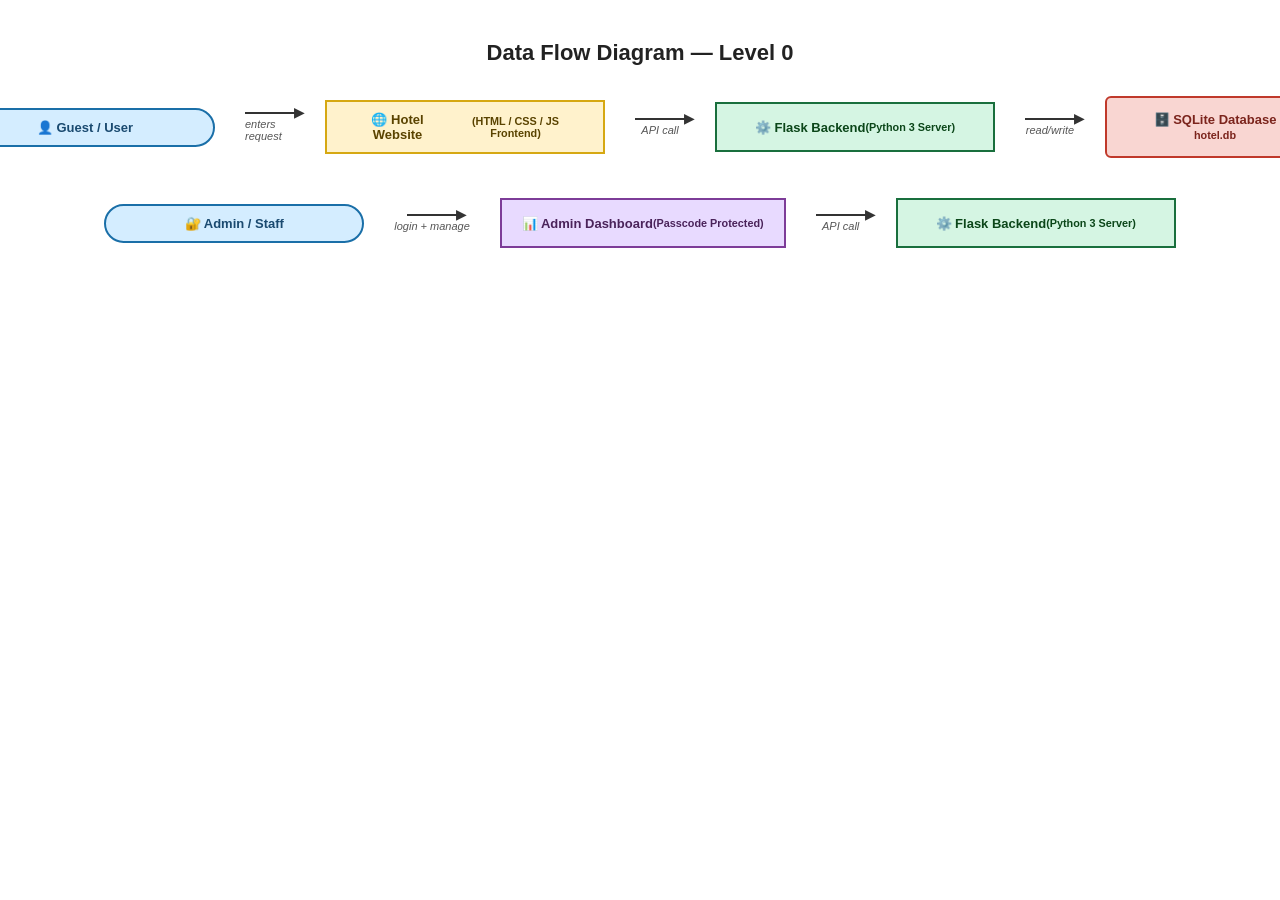
<file: dfd.html>
<!DOCTYPE html>
<html lang="en">
<head>
<meta charset="UTF-8">
<title>DFD</title>
<style>
  * { margin: 0; padding: 0; box-sizing: border-box; }
  body { background: white; font-family: Arial, sans-serif; padding: 40px; }
  h2 { text-align: center; margin-bottom: 30px; font-size: 22px; color: #222; }
  
  .dfd-container {
    display: flex; flex-direction: column; align-items: center; gap: 0;
  }
  .node {
    display: flex; align-items: center; justify-content: center;
    text-align: center; font-size: 13px; font-weight: bold;
    border: 2px solid #333; padding: 10px 20px;
  }
  .oval { border-radius: 50px; background: #d4edff; border-color: #1a6fa8; color: #1a4a70; min-width: 260px; }
  .rect { background: #fff2cc; border-color: #d6a812; color: #5a4300; min-width: 280px; min-height: 50px; }
  .rect2 { background: #d5f5e3; border-color: #196f3d; color: #0b4619; min-width: 280px; min-height: 50px; }
  .diamond-wrap { display: flex; justify-content: center; align-items: center; height: 80px; }
  .diamond {
    width: 200px; height: 70px; background: #fde8d8; border: 2px solid #c0392b;
    transform: rotate(0deg); display:flex; justify-content:center; align-items:center;
    clip-path: polygon(50% 0%, 100% 50%, 50% 100%, 0% 50%);
    color:#7b241c; font-weight:bold; font-size:12px; text-align:center;
  }
  .arrow {
    width: 2px; height: 36px; background: #333;
    position: relative; display: flex; justify-content: center;
  }
  .arrow::after {
    content: '▼'; position: absolute; bottom: -10px;
    color: #333; font-size: 14px; left: -5px;
  }
  .row { display: flex; align-items: center; gap: 30px; }
  .h-arrow { width: 50px; height: 2px; background: #333; position: relative; }
  .h-arrow::after { content: '▶'; position: absolute; right: -10px; top: -8px; color: #333; font-size:14px; }
  .label { font-size:11px; color:#555; font-style:italic; }
  .db {
    background: #f9d6d2; border: 2px solid #c0392b; color: #7b241c;
    min-width: 220px; padding: 14px 20px; font-weight: bold; font-size: 13px;
    border-radius: 6px; text-align: center;
  }
</style>
</head>
<body>
<h2>Data Flow Diagram — Level 0</h2>
<div class="dfd-container">

  <div class="row">
    <div class="node oval">👤 Guest / User</div>
    <div style="display:flex;flex-direction:column;align-items:center;gap:4px">
      <div class="h-arrow"></div>
      <span class="label">enters request</span>
    </div>
    <div class="node rect">🌐 Hotel Website<br><small>(HTML / CSS / JS Frontend)</small></div>
    <div style="display:flex;flex-direction:column;align-items:center;gap:4px">
      <div class="h-arrow"></div>
      <span class="label">API call</span>
    </div>
    <div class="node rect2">⚙️ Flask Backend<br><small>(Python 3 Server)</small></div>
    <div style="display:flex;flex-direction:column;align-items:center;gap:4px">
      <div class="h-arrow"></div>
      <span class="label">read/write</span>
    </div>
    <div class="db">🗄️ SQLite Database<br><small>hotel.db</small></div>
  </div>

  <div style="height:40px"></div>

  <div class="row">
    <div class="node oval">🔐 Admin / Staff</div>
    <div style="display:flex;flex-direction:column;align-items:center;gap:4px">
      <div class="h-arrow"></div>
      <span class="label">login + manage</span>
    </div>
    <div class="node rect" style="background:#e8daff;border-color:#7d3c98;color:#4a235a;">📊 Admin Dashboard<br><small>(Passcode Protected)</small></div>
    <div style="display:flex;flex-direction:column;align-items:center;gap:4px">
      <div class="h-arrow"></div>
      <span class="label">API call</span>
    </div>
    <div class="node rect2">⚙️ Flask Backend<br><small>(Python 3 Server)</small></div>
  </div>

</div>
</body>
</html>
</file>
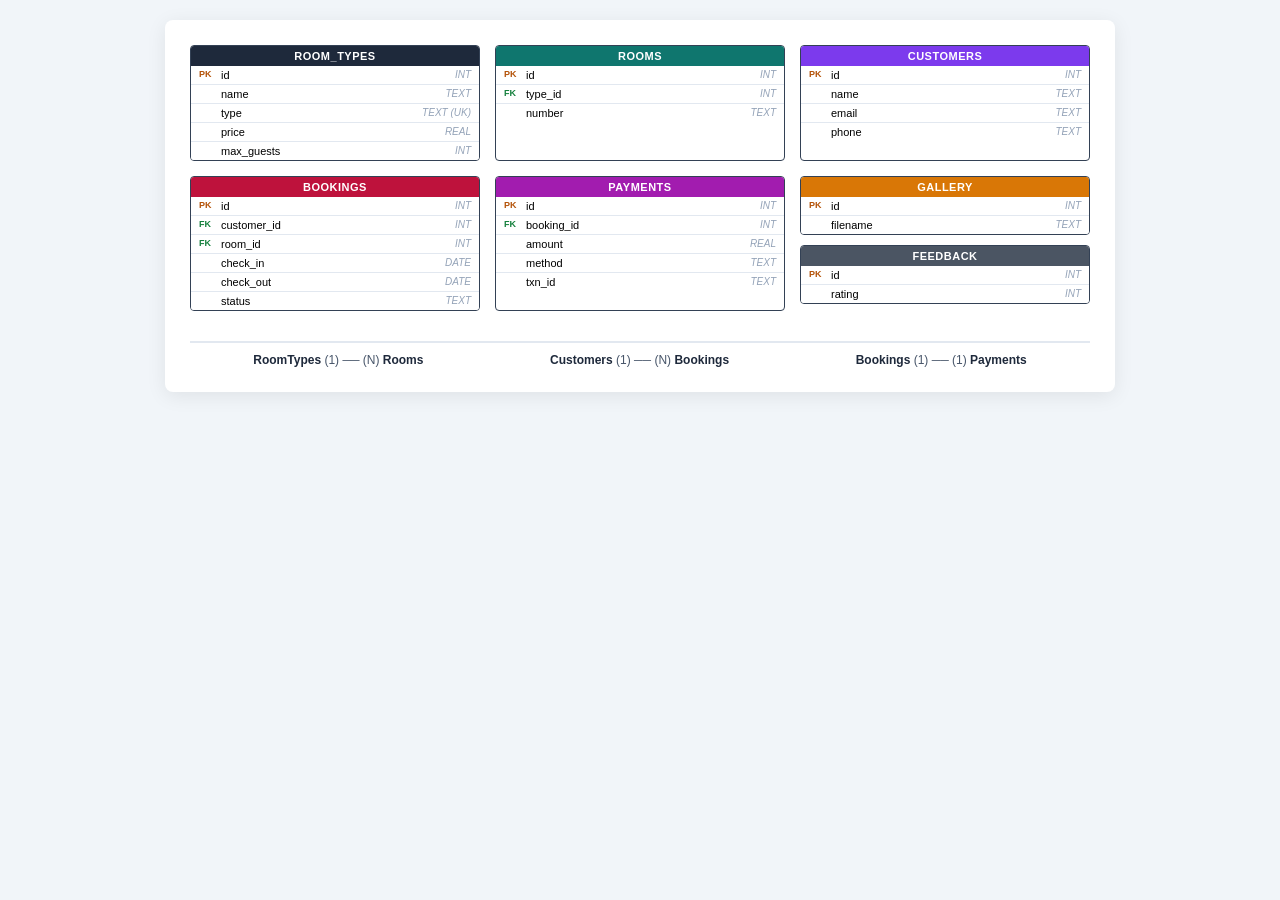
<file: er_compact.html>
<!DOCTYPE html>
<html lang="en">
<head>
    <meta charset="UTF-8">
    <title>Compact ER Diagram - Mountain Crown</title>
    <style>
        * { margin: 0; padding: 0; box-sizing: border-box; }
        body { 
            background: #f1f5f9; 
            font-family: 'Segoe UI', Tahoma, Geneva, Verdana, sans-serif; 
            padding: 20px;
            display: flex;
            justify-content: center;
            align-items: flex-start;
        }
        .canvas {
            background: white;
            padding: 25px;
            border-radius: 8px;
            box-shadow: 0 4px 20px rgba(0,0,0,0.08);
            display: grid;
            grid-template-columns: repeat(3, 1fr);
            gap: 15px;
            width: 950px;
        }
        .entity {
            border: 1.5px solid #334155;
            border-radius: 4px;
            overflow: hidden;
            font-size: 11px;
        }
        .header {
            background: #1e293b;
            color: white;
            padding: 4px 8px;
            font-weight: bold;
            text-align: center;
            text-transform: uppercase;
            letter-spacing: 0.5px;
        }
        .row {
            display: flex;
            padding: 3px 8px;
            border-bottom: 1px solid #e2e8f0;
            background: #fff;
        }
        .row:last-child { border-bottom: none; }
        .key { width: 22px; font-weight: bold; color: #64748b; font-size: 9px; }
        .name { flex: 1; font-weight: 500; }
        .type { color: #94a3b8; font-style: italic; font-size: 10px; }
        .pk { color: #b45309; }
        .fk { color: #15803d; }
        
        .relationships {
            grid-column: span 3;
            margin-top: 15px;
            padding-top: 10px;
            border-top: 2px solid #e2e8f0;
            font-size: 12px;
            display: flex;
            justify-content: space-around;
        }
        .rel-item {
            color: #475569;
            font-weight: 500;
        }
        .rel-item b { color: #1e293b; }
    </style>
</head>
<body>
    <div class="canvas">
        <!-- Room Types -->
        <div class="entity">
            <div class="header">ROOM_TYPES</div>
            <div class="row"><span class="key pk">PK</span><span class="name">id</span><span class="type">INT</span></div>
            <div class="row"><span class="key"></span><span class="name">name</span><span class="type">TEXT</span></div>
            <div class="row"><span class="key"></span><span class="name">type</span><span class="type">TEXT (UK)</span></div>
            <div class="row"><span class="key"></span><span class="name">price</span><span class="type">REAL</span></div>
            <div class="row"><span class="key"></span><span class="name">max_guests</span><span class="type">INT</span></div>
        </div>

        <!-- Rooms -->
        <div class="entity">
            <div class="header" style="background:#0f766e">ROOMS</div>
            <div class="row"><span class="key pk">PK</span><span class="name">id</span><span class="type">INT</span></div>
            <div class="row"><span class="key fk">FK</span><span class="name">type_id</span><span class="type">INT</span></div>
            <div class="row"><span class="key"></span><span class="name">number</span><span class="type">TEXT</span></div>
        </div>

        <!-- Customers -->
        <div class="entity">
            <div class="header" style="background:#7c3aed">CUSTOMERS</div>
            <div class="row"><span class="key pk">PK</span><span class="name">id</span><span class="type">INT</span></div>
            <div class="row"><span class="key"></span><span class="name">name</span><span class="type">TEXT</span></div>
            <div class="row"><span class="key"></span><span class="name">email</span><span class="type">TEXT</span></div>
            <div class="row"><span class="key"></span><span class="name">phone</span><span class="type">TEXT</span></div>
        </div>

        <!-- Bookings -->
        <div class="entity" style="grid-column: span 1">
            <div class="header" style="background:#be123c">BOOKINGS</div>
            <div class="row"><span class="key pk">PK</span><span class="name">id</span><span class="type">INT</span></div>
            <div class="row"><span class="key fk">FK</span><span class="name">customer_id</span><span class="type">INT</span></div>
            <div class="row"><span class="key fk">FK</span><span class="name">room_id</span><span class="type">INT</span></div>
            <div class="row"><span class="key"></span><span class="name">check_in</span><span class="type">DATE</span></div>
            <div class="row"><span class="key"></span><span class="name">check_out</span><span class="type">DATE</span></div>
            <div class="row"><span class="key"></span><span class="name">status</span><span class="type">TEXT</span></div>
        </div>

        <!-- Payments -->
        <div class="entity">
            <div class="header" style="background:#a21caf">PAYMENTS</div>
            <div class="row"><span class="key pk">PK</span><span class="name">id</span><span class="type">INT</span></div>
            <div class="row"><span class="key fk">FK</span><span class="name">booking_id</span><span class="type">INT</span></div>
            <div class="row"><span class="key"></span><span class="name">amount</span><span class="type">REAL</span></div>
            <div class="row"><span class="key"></span><span class="name">method</span><span class="type">TEXT</span></div>
            <div class="row"><span class="key"></span><span class="name">txn_id</span><span class="type">TEXT</span></div>
        </div>

        <!-- Feedback & Gallery Group -->
        <div style="display: flex; flex-direction: column; gap: 10px;">
            <div class="entity">
                <div class="header" style="background:#d97706">GALLERY</div>
                <div class="row"><span class="key pk">PK</span><span class="name">id</span><span class="type">INT</span></div>
                <div class="row"><span class="key"></span><span class="name">filename</span><span class="type">TEXT</span></div>
            </div>
            <div class="entity">
                <div class="header" style="background:#4b5563">FEEDBACK</div>
                <div class="row"><span class="key pk">PK</span><span class="name">id</span><span class="type">INT</span></div>
                <div class="row"><span class="key"></span><span class="name">rating</span><span class="type">INT</span></div>
            </div>
        </div>

        <div class="relationships">
            <div class="rel-item"><b>RoomTypes</b> (1) ── (N) <b>Rooms</b></div>
            <div class="rel-item"><b>Customers</b> (1) ── (N) <b>Bookings</b></div>
            <div class="rel-item"><b>Bookings</b> (1) ── (1) <b>Payments</b></div>
        </div>
    </div>
</body>
</html>
</file>
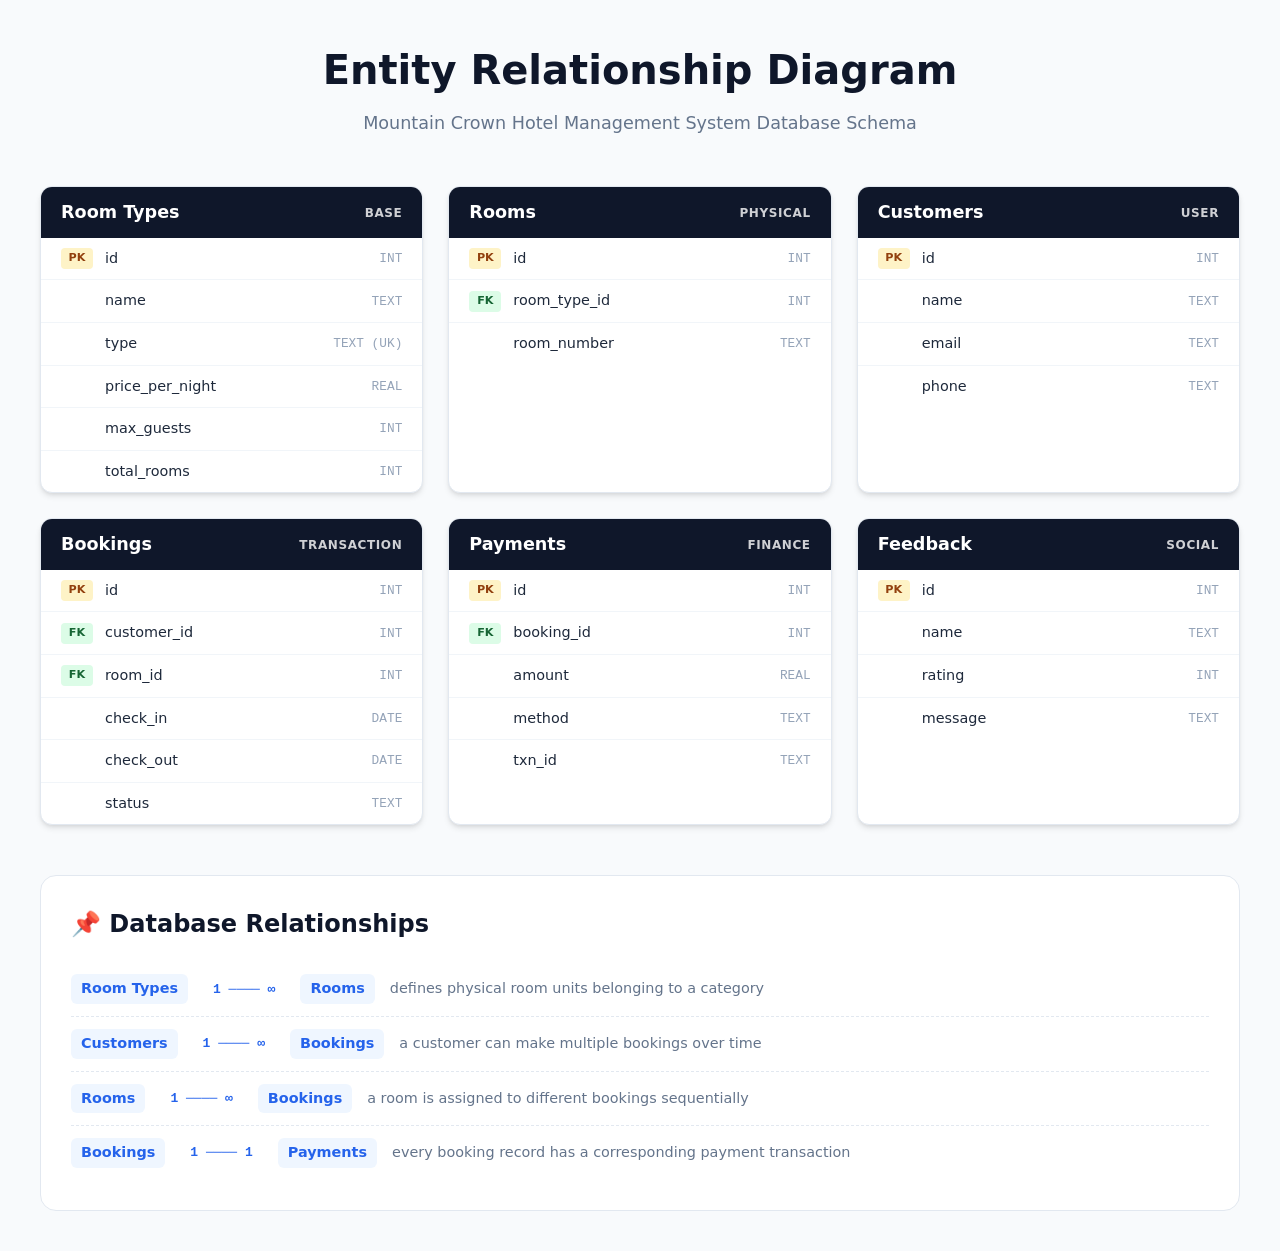
<file: er_diagram.html>
<!DOCTYPE html>
<html lang="en">
<head>
    <meta charset="UTF-8">
    <meta name="viewport" content="width=device-width, initial-scale=1.0">
    <title>ER Diagram - Mountain Crown Hotel</title>
    <style>
        :root {
            --primary: #2563eb;
            --secondary: #64748b;
            --bg: #f8fafc;
            --card: #ffffff;
            --text: #1e293b;
            --accent: #3b82f6;
            --success: #10b981;
            --warning: #f59e0b;
        }

        * { margin: 0; padding: 0; box-sizing: border-box; }
        body { 
            background: var(--bg); 
            font-family: 'Inter', system-ui, -apple-system, sans-serif; 
            color: var(--text);
            padding: 40px 20px;
            line-height: 1.5;
        }

        .container {
            max-width: 1200px;
            margin: 0 auto;
        }

        header {
            text-align: center;
            margin-bottom: 50px;
        }

        h1 {
            font-size: 2.5rem;
            color: #0f172a;
            margin-bottom: 10px;
            font-weight: 800;
        }

        .subtitle {
            color: var(--secondary);
            font-size: 1.1rem;
        }

        .er-grid {
            display: grid;
            grid-template-columns: repeat(auto-fit, minmax(300px, 1fr));
            gap: 25px;
            margin-bottom: 50px;
        }

        .entity {
            background: var(--card);
            border-radius: 12px;
            box-shadow: 0 4px 6px -1px rgb(0 0 0 / 0.1), 0 2px 4px -2px rgb(0 0 0 / 0.1);
            overflow: hidden;
            border: 1px solid #e2e8f0;
            transition: transform 0.2s;
        }

        .entity:hover {
            transform: translateY(-4px);
        }

        .entity-header {
            background: #0f172a;
            color: white;
            padding: 12px 20px;
            font-weight: 700;
            font-size: 1.1rem;
            display: flex;
            align-items: center;
            justify-content: space-between;
        }

        .entity-type {
            font-size: 0.75rem;
            text-transform: uppercase;
            letter-spacing: 0.05em;
            opacity: 0.8;
        }

        .field {
            display: flex;
            align-items: center;
            padding: 10px 20px;
            border-bottom: 1px solid #f1f5f9;
            font-size: 0.9rem;
        }

        .field:last-child { border-bottom: none; }

        .key-tag {
            font-size: 0.7rem;
            font-weight: 800;
            padding: 2px 6px;
            border-radius: 4px;
            margin-right: 12px;
            min-width: 32px;
            text-align: center;
        }

        .pk { background: #fef3c7; color: #92400e; }
        .fk { background: #dcfce7; color: #166534; }
        .none { color: transparent; }

        .field-name { flex: 1; font-weight: 500; }
        .field-type { color: #94a3b8; font-size: 0.8rem; font-family: monospace; }

        .relationships {
            background: var(--card);
            padding: 30px;
            border-radius: 16px;
            border: 1px solid #e2e8f0;
        }

        .relationships h2 {
            font-size: 1.5rem;
            margin-bottom: 20px;
            color: #0f172a;
        }

        .rel-item {
            display: flex;
            align-items: center;
            gap: 15px;
            padding: 12px 0;
            border-bottom: 1px dashed #e2e8f0;
        }

        .rel-item:last-child { border-bottom: none; }

        .arrow {
            font-weight: 800;
            color: var(--primary);
            font-family: monospace;
            padding: 0 10px;
        }

        .entity-tag {
            font-weight: 700;
            color: var(--primary);
            background: #eff6ff;
            padding: 4px 10px;
            border-radius: 6px;
            font-size: 0.9rem;
        }

        .description {
            color: var(--secondary);
            font-size: 0.9rem;
        }

        @media (max-width: 768px) {
            .er-grid { grid-template-columns: 1fr; }
        }
    </style>
</head>
<body>
    <div class="container">
        <header>
            <h1>Entity Relationship Diagram</h1>
            <p class="subtitle">Mountain Crown Hotel Management System Database Schema</p>
        </header>

        <div class="er-grid">
            <!-- Room Types -->
            <div class="entity">
                <div class="entity-header">
                    <span>Room Types</span>
                    <span class="entity-type">Base</span>
                </div>
                <div class="field"><span class="key-tag pk">PK</span><span class="field-name">id</span><span class="field-type">INT</span></div>
                <div class="field"><span class="key-tag none">--</span><span class="field-name">name</span><span class="field-type">TEXT</span></div>
                <div class="field"><span class="key-tag none">--</span><span class="field-name">type</span><span class="field-type">TEXT (UK)</span></div>
                <div class="field"><span class="key-tag none">--</span><span class="field-name">price_per_night</span><span class="field-type">REAL</span></div>
                <div class="field"><span class="key-tag none">--</span><span class="field-name">max_guests</span><span class="field-type">INT</span></div>
                <div class="field"><span class="key-tag none">--</span><span class="field-name">total_rooms</span><span class="field-type">INT</span></div>
            </div>

            <!-- Rooms -->
            <div class="entity">
                <div class="entity-header">
                    <span>Rooms</span>
                    <span class="entity-type">Physical</span>
                </div>
                <div class="field"><span class="key-tag pk">PK</span><span class="field-name">id</span><span class="field-type">INT</span></div>
                <div class="field"><span class="key-tag fk">FK</span><span class="field-name">room_type_id</span><span class="field-type">INT</span></div>
                <div class="field"><span class="key-tag none">--</span><span class="field-name">room_number</span><span class="field-type">TEXT</span></div>
            </div>

            <!-- Customers -->
            <div class="entity">
                <div class="entity-header">
                    <span>Customers</span>
                    <span class="entity-type">User</span>
                </div>
                <div class="field"><span class="key-tag pk">PK</span><span class="field-name">id</span><span class="field-type">INT</span></div>
                <div class="field"><span class="key-tag none">--</span><span class="field-name">name</span><span class="field-type">TEXT</span></div>
                <div class="field"><span class="key-tag none">--</span><span class="field-name">email</span><span class="field-type">TEXT</span></div>
                <div class="field"><span class="key-tag none">--</span><span class="field-name">phone</span><span class="field-type">TEXT</span></div>
            </div>

            <!-- Bookings -->
            <div class="entity">
                <div class="entity-header">
                    <span>Bookings</span>
                    <span class="entity-type">Transaction</span>
                </div>
                <div class="field"><span class="key-tag pk">PK</span><span class="field-name">id</span><span class="field-type">INT</span></div>
                <div class="field"><span class="key-tag fk">FK</span><span class="field-name">customer_id</span><span class="field-type">INT</span></div>
                <div class="field"><span class="key-tag fk">FK</span><span class="field-name">room_id</span><span class="field-type">INT</span></div>
                <div class="field"><span class="key-tag none">--</span><span class="field-name">check_in</span><span class="field-type">DATE</span></div>
                <div class="field"><span class="key-tag none">--</span><span class="field-name">check_out</span><span class="field-type">DATE</span></div>
                <div class="field"><span class="key-tag none">--</span><span class="field-name">status</span><span class="field-type">TEXT</span></div>
            </div>

            <!-- Payments -->
            <div class="entity">
                <div class="entity-header">
                    <span>Payments</span>
                    <span class="entity-type">Finance</span>
                </div>
                <div class="field"><span class="key-tag pk">PK</span><span class="field-name">id</span><span class="field-type">INT</span></div>
                <div class="field"><span class="key-tag fk">FK</span><span class="field-name">booking_id</span><span class="field-type">INT</span></div>
                <div class="field"><span class="key-tag none">--</span><span class="field-name">amount</span><span class="field-type">REAL</span></div>
                <div class="field"><span class="key-tag none">--</span><span class="field-name">method</span><span class="field-type">TEXT</span></div>
                <div class="field"><span class="key-tag none">--</span><span class="field-name">txn_id</span><span class="field-type">TEXT</span></div>
            </div>

            <!-- Feedbacks -->
            <div class="entity">
                <div class="entity-header">
                    <span>Feedback</span>
                    <span class="entity-type">Social</span>
                </div>
                <div class="field"><span class="key-tag pk">PK</span><span class="field-name">id</span><span class="field-type">INT</span></div>
                <div class="field"><span class="key-tag none">--</span><span class="field-name">name</span><span class="field-type">TEXT</span></div>
                <div class="field"><span class="key-tag none">--</span><span class="field-name">rating</span><span class="field-type">INT</span></div>
                <div class="field"><span class="key-tag none">--</span><span class="field-name">message</span><span class="field-type">TEXT</span></div>
            </div>
        </div>

        <div class="relationships">
            <h2>📌 Database Relationships</h2>
            
            <div class="rel-item">
                <span class="entity-tag">Room Types</span>
                <span class="arrow">1 ──── ∞</span>
                <span class="entity-tag">Rooms</span>
                <span class="description">defines physical room units belonging to a category</span>
            </div>

            <div class="rel-item">
                <span class="entity-tag">Customers</span>
                <span class="arrow">1 ──── ∞</span>
                <span class="entity-tag">Bookings</span>
                <span class="description">a customer can make multiple bookings over time</span>
            </div>

            <div class="rel-item">
                <span class="entity-tag">Rooms</span>
                <span class="arrow">1 ──── ∞</span>
                <span class="entity-tag">Bookings</span>
                <span class="description">a room is assigned to different bookings sequentially</span>
            </div>

            <div class="rel-item">
                <span class="entity-tag">Bookings</span>
                <span class="arrow">1 ──── 1</span>
                <span class="entity-tag">Payments</span>
                <span class="description">every booking record has a corresponding payment transaction</span>
            </div>
        </div>
    </div>
</body>
</html>
</file>
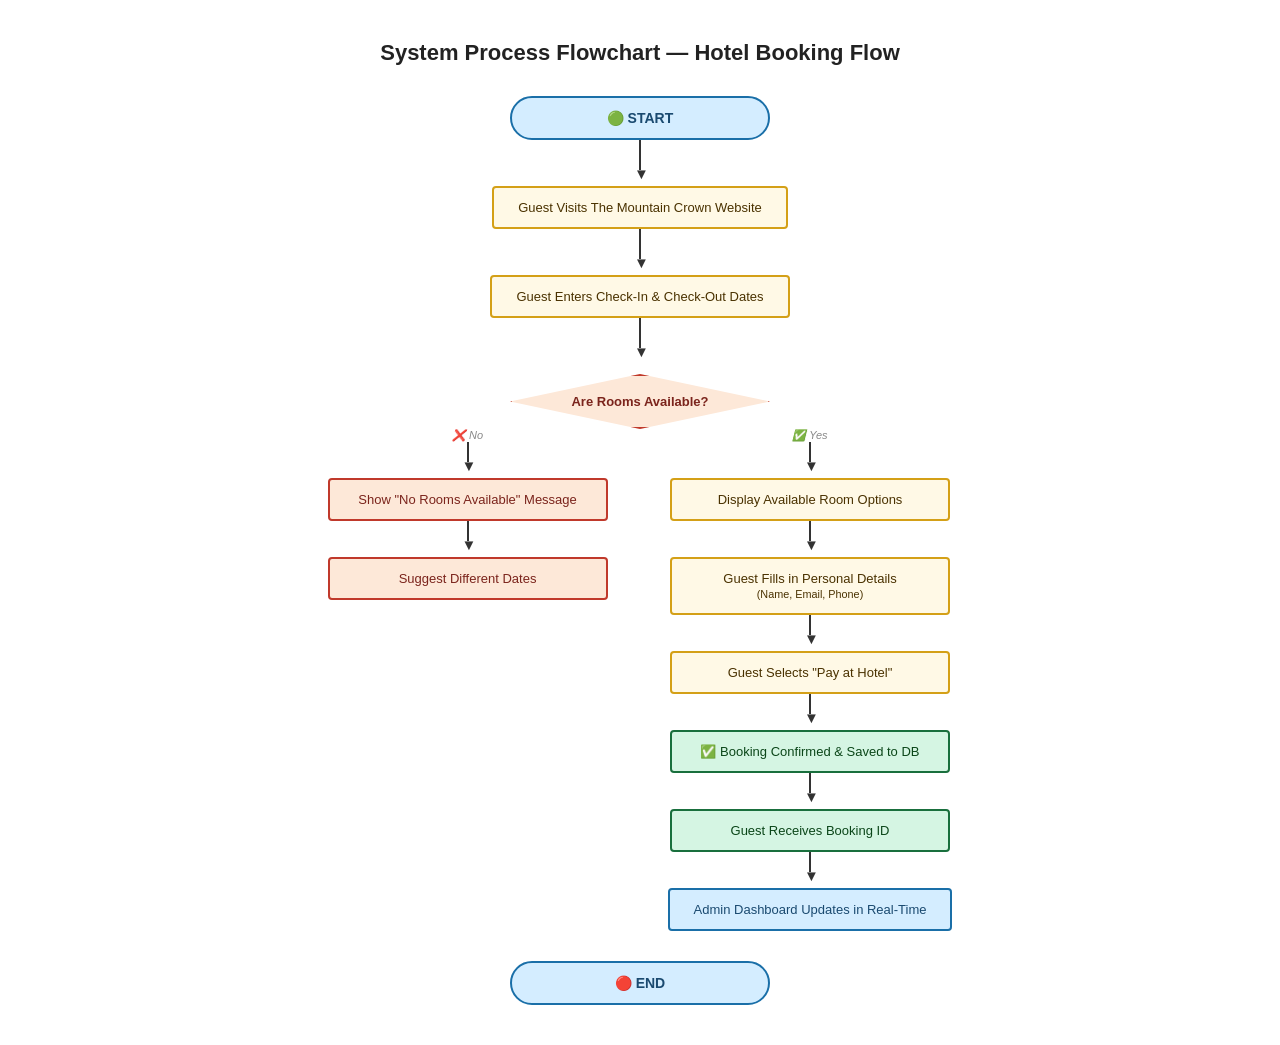
<file: flowchart.html>
<!DOCTYPE html>
<html lang="en">
<head>
<meta charset="UTF-8">
<title>Flowchart</title>
<style>
  * { margin: 0; padding: 0; box-sizing: border-box; }
  body { background: white; font-family: Arial, sans-serif; padding: 40px 60px; }
  h2 { text-align: center; margin-bottom: 30px; font-size: 22px; color: #222; }
  .fc { display: flex; flex-direction: column; align-items: center; gap: 0; }
  .arrow-down {
    width: 2px; height: 30px; background: #333;
    position: relative; display: flex; justify-content: center; align-items: flex-end;
    margin: 0;
  }
  .arrow-down::after { content: '▼'; position: absolute; bottom: -12px; left: -5px; color: #333; font-size: 15px; }
  .arrow-spacer { height: 16px; }

  /* Shapes */
  .terminal { /* oval */
    background: #d4edff; border: 2px solid #1a6fa8; border-radius: 30px;
    padding: 12px 36px; font-size: 14px; font-weight: bold; color: #1a4a70;
    min-width: 260px; text-align: center;
  }
  .process { /* rectangle */
    background: #fff9e6; border: 2px solid #d4a017;
    padding: 12px 24px; font-size: 13px; color: #4a3200;
    min-width: 280px; text-align: center; border-radius: 4px;
  }
  .decision { /* diamond */
    background: #fde8d8; border: 2px solid #c0392b; color: #7b241c;
    font-size: 13px; font-weight: bold; text-align: center;
    min-width: 220px; padding: 14px 20px;
    clip-path: polygon(50% 0%, 100% 50%, 50% 100%, 0% 50%);
    margin: 10px 0;
  }
  .decision-wrap {
    display: flex; flex-direction: column; align-items: center;
    position: relative;
  }
  .side-label { font-size: 11px; color: #888; font-style: italic; }
  .row-branch { display: flex; align-items: flex-start; gap: 30px; }
  .branch-no {
    display: flex; flex-direction: column; align-items: center;
    margin-top: -10px;
  }
</style>
</head>
<body>
<h2>System Process Flowchart — Hotel Booking Flow</h2>
<div class="fc">

  <div class="terminal">🟢 START</div>
  <div class="arrow-down"></div><div class="arrow-spacer"></div>

  <div class="process">Guest Visits The Mountain Crown Website</div>
  <div class="arrow-down"></div><div class="arrow-spacer"></div>

  <div class="process">Guest Enters Check-In & Check-Out Dates</div>
  <div class="arrow-down"></div><div class="arrow-spacer"></div>

  <div style="display:flex; flex-direction:column; align-items:center; width:100%">
    <div class="decision" style="min-width:260px;padding:18px 30px">Are Rooms Available?</div>
    <div style="display:flex; align-items:flex-start; gap:60px; margin-top:-10px">
      <div style="display:flex;flex-direction:column;align-items:center">
        <span class="side-label">❌ No</span>
        <div class="arrow-down" style="height:20px"></div><div class="arrow-spacer"></div>
        <div class="process" style="background:#fde8d8;border-color:#c0392b;color:#7b241c">Show "No Rooms Available" Message</div>
        <div class="arrow-down" style="height:20px"></div><div class="arrow-spacer"></div>
        <div class="process" style="background:#fde8d8;border-color:#c0392b;color:#7b241c">Suggest Different Dates</div>
      </div>
      <div style="display:flex;flex-direction:column;align-items:center">
        <span class="side-label">✅ Yes</span>
        <div class="arrow-down" style="height:20px"></div><div class="arrow-spacer"></div>
        <div class="process">Display Available Room Options</div>
        <div class="arrow-down" style="height:20px"></div><div class="arrow-spacer"></div>
        <div class="process">Guest Fills in Personal Details<br><small>(Name, Email, Phone)</small></div>
        <div class="arrow-down" style="height:20px"></div><div class="arrow-spacer"></div>
        <div class="process">Guest Selects "Pay at Hotel"</div>
        <div class="arrow-down" style="height:20px"></div><div class="arrow-spacer"></div>
        <div class="process" style="background:#d5f5e3;border-color:#196f3d;color:#0b4619">✅ Booking Confirmed &amp; Saved to DB</div>
        <div class="arrow-down" style="height:20px"></div><div class="arrow-spacer"></div>
        <div class="process" style="background:#d5f5e3;border-color:#196f3d;color:#0b4619">Guest Receives Booking ID</div>
        <div class="arrow-down" style="height:20px"></div><div class="arrow-spacer"></div>
        <div class="process" style="background:#d4edff;border-color:#1a6fa8;color:#1a4a70">Admin Dashboard Updates in Real-Time</div>
      </div>
    </div>
  </div>

  <div style="margin-top:30px"></div>
  <div class="terminal">🔴 END</div>
</div>
</body>
</html>
</file>
